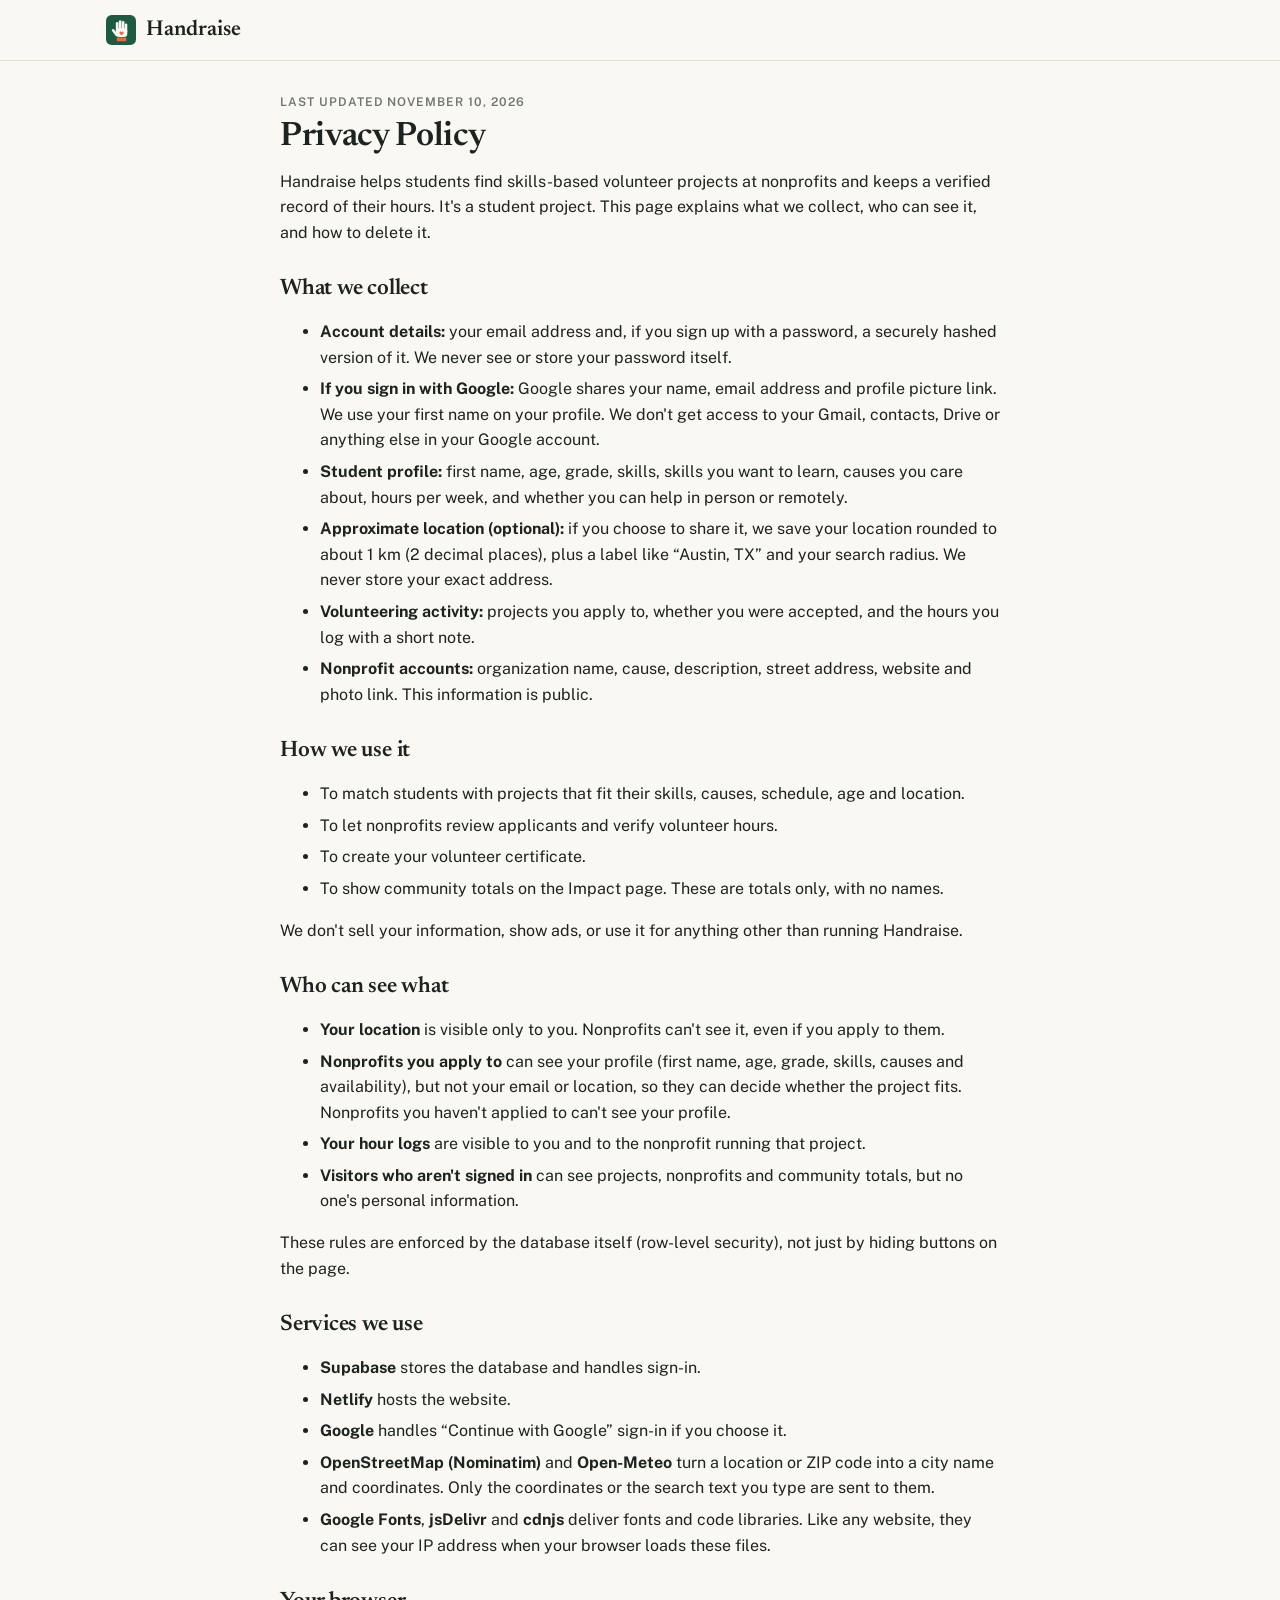
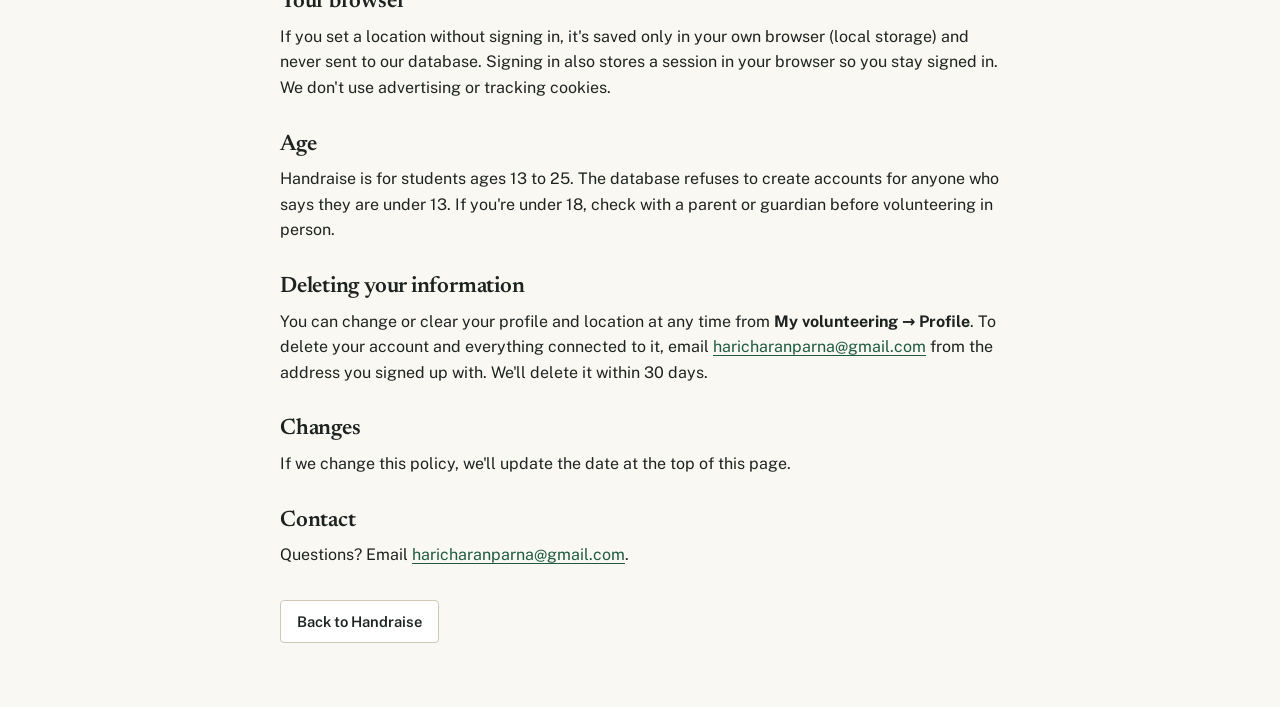
<file: privacy.html>
<!doctype html>
<html lang="en">
<head>
  <meta charset="utf-8">
  <meta name="viewport" content="width=device-width, initial-scale=1">
  <title>Privacy Policy · Handraise</title>
  <meta name="description" content="What Handraise collects, who can see it, and how to delete it.">
  <meta name="theme-color" content="#1f5a43">
  <link rel="icon" href="icon.svg?v=hr17" type="image/svg+xml">
  <script>
    // Apply the saved theme before the page paints, so there's no flash of the wrong colors
    try { var t = localStorage.getItem('hr.theme'); if (t === 'light' || t === 'dark') document.documentElement.dataset.theme = t; } catch (e) {}
  </script>
  <link rel="preconnect" href="https://fonts.googleapis.com">
  <link rel="preconnect" href="https://fonts.gstatic.com" crossorigin>
  <link href="https://fonts.googleapis.com/css2?family=Newsreader:ital,opsz,wght@0,6..72,400;0,6..72,500;0,6..72,600;1,6..72,500&family=Public+Sans:wght@400;500;600&display=swap" rel="stylesheet">
  <link rel="stylesheet" href="css/styles.css?v=hr17">
  <style>
    .policy { max-width: 720px; padding: 32px 0 48px; }
    .policy h2 { margin-top: 32px; }
    .policy li { margin-bottom: 6px; }
  </style>
</head>
<body>
  <header class="topbar">
    <div class="wrap topbar-inner">
      <a class="brand" href="./" aria-label="Handraise home"><img src="icon.svg?v=hr17" alt="" width="30" height="30">Handraise</a>
    </div>
  </header>

  <main class="wrap policy">
    <div class="eyebrow">Last updated November 10, 2026</div>
    <h1>Privacy Policy</h1>
    <p>Handraise helps students find skills-based volunteer projects at nonprofits and keeps a verified record of their hours. It's a student project. This page explains what we collect, who can see it, and how to delete it.</p>

    <h2>What we collect</h2>
    <ul>
      <li><b>Account details:</b> your email address and, if you sign up with a password, a securely hashed version of it. We never see or store your password itself.</li>
      <li><b>If you sign in with Google:</b> Google shares your name, email address and profile picture link. We use your first name on your profile. We don't get access to your Gmail, contacts, Drive or anything else in your Google account.</li>
      <li><b>Student profile:</b> first name, age, grade, skills, skills you want to learn, causes you care about, hours per week, and whether you can help in person or remotely.</li>
      <li><b>Approximate location (optional):</b> if you choose to share it, we save your location rounded to about 1 km (2 decimal places), plus a label like “Austin, TX” and your search radius. We never store your exact address.</li>
      <li><b>Volunteering activity:</b> projects you apply to, whether you were accepted, and the hours you log with a short note.</li>
      <li><b>Nonprofit accounts:</b> organization name, cause, description, street address, website and photo link. This information is public.</li>
    </ul>

    <h2>How we use it</h2>
    <ul>
      <li>To match students with projects that fit their skills, causes, schedule, age and location.</li>
      <li>To let nonprofits review applicants and verify volunteer hours.</li>
      <li>To create your volunteer certificate.</li>
      <li>To show community totals on the Impact page. These are totals only, with no names.</li>
    </ul>
    <p>We don't sell your information, show ads, or use it for anything other than running Handraise.</p>

    <h2>Who can see what</h2>
    <ul>
      <li><b>Your location</b> is visible only to you. Nonprofits can't see it, even if you apply to them.</li>
      <li><b>Nonprofits you apply to</b> can see your profile (first name, age, grade, skills, causes and availability), but not your email or location, so they can decide whether the project fits. Nonprofits you haven't applied to can't see your profile.</li>
      <li><b>Your hour logs</b> are visible to you and to the nonprofit running that project.</li>
      <li><b>Visitors who aren't signed in</b> can see projects, nonprofits and community totals, but no one's personal information.</li>
    </ul>
    <p>These rules are enforced by the database itself (row-level security), not just by hiding buttons on the page.</p>

    <h2>Services we use</h2>
    <ul>
      <li><b>Supabase</b> stores the database and handles sign-in.</li>
      <li><b>Netlify</b> hosts the website.</li>
      <li><b>Google</b> handles “Continue with Google” sign-in if you choose it.</li>
      <li><b>OpenStreetMap (Nominatim)</b> and <b>Open-Meteo</b> turn a location or ZIP code into a city name and coordinates. Only the coordinates or the search text you type are sent to them.</li>
      <li><b>Google Fonts</b>, <b>jsDelivr</b> and <b>cdnjs</b> deliver fonts and code libraries. Like any website, they can see your IP address when your browser loads these files.</li>
    </ul>

    <h2>Your browser</h2>
    <p>If you set a location without signing in, it's saved only in your own browser (local storage) and never sent to our database. Signing in also stores a session in your browser so you stay signed in. We don't use advertising or tracking cookies.</p>

    <h2>Age</h2>
    <p>Handraise is for students ages 13 to 25. The database refuses to create accounts for anyone who says they are under 13. If you're under 18, check with a parent or guardian before volunteering in person.</p>

    <h2>Deleting your information</h2>
    <p>You can change or clear your profile and location at any time from <b>My volunteering → Profile</b>. To delete your account and everything connected to it, email <a href="mailto:haricharanparna@gmail.com">haricharanparna@gmail.com</a> from the address you signed up with. We'll delete it within 30 days.</p>

    <h2>Changes</h2>
    <p>If we change this policy, we'll update the date at the top of this page.</p>

    <h2>Contact</h2>
    <p>Questions? Email <a href="mailto:haricharanparna@gmail.com">haricharanparna@gmail.com</a>.</p>

    <p style="margin-top:32px"><a class="btn" href="./">Back to Handraise</a></p>
  </main>
</body>
</html>
</file>
<file: css/styles.css>
/* Handraise — calm, civic, print-inspired. One accent color, hairline rules, no gradients. */
:root {
  --paper: #faf8f3;
  --surface: #ffffff;
  --sunk: #f2efe7;
  --ink: #1d2320;
  --ink-2: #4b534e;
  --muted: #6f7671;
  --rule: #e2ddd1;
  --rule-strong: #cfc8b8;
  --green: #1f5a43;
  --green-ink: #ffffff;
  --green-soft: #e4eee8;
  --orange: #c95f2b;
  --orange-soft: #f8e9df;
  --amber: #8a5a00;
  --amber-soft: #f6ecd6;
  --red: #a63a2b;
  --radius: 6px;
  --serif: "Newsreader", Georgia, "Times New Roman", serif;
  --sans: "Public Sans", system-ui, -apple-system, "Segoe UI", sans-serif;
  color-scheme: light;
}
@media (prefers-color-scheme: dark) {
  :root:not([data-theme="light"]) {
    --paper: #161917; --surface: #1d211f; --sunk: #232825; --ink: #eceee9; --ink-2: #c4c9c4; --muted: #949b96;
    --rule: #2f3531; --rule-strong: #414943; --green: #6fbf98; --green-ink: #0f1a14; --green-soft: #1f3129;
    --orange: #e58a5a; --orange-soft: #36251c; --amber: #e3b45b; --amber-soft: #33291a; --red: #e07b6b;
    color-scheme: dark;
  }
}
:root[data-theme="dark"] {
  --paper: #161917; --surface: #1d211f; --sunk: #232825; --ink: #eceee9; --ink-2: #c4c9c4; --muted: #949b96;
  --rule: #2f3531; --rule-strong: #414943; --green: #6fbf98; --green-ink: #0f1a14; --green-soft: #1f3129;
  --orange: #e58a5a; --orange-soft: #36251c; --amber: #e3b45b; --amber-soft: #33291a; --red: #e07b6b;
  color-scheme: dark;
}

* { box-sizing: border-box; }
html { -webkit-text-size-adjust: 100%; }
body { margin: 0; background: var(--paper); color: var(--ink); font: 16px/1.6 var(--sans); }
h1, h2, h3 { font-family: var(--serif); font-weight: 600; line-height: 1.15; margin: 0 0 .35em; letter-spacing: -.01em; }
h1 { font-size: 2.1rem; } h2 { font-size: 1.4rem; } h3 { font-size: 1.1rem; }
p { margin: 0 0 1em; }
a { color: var(--green); text-underline-offset: 3px; }
a:hover { text-decoration-thickness: 2px; }
.wrap { max-width: 1100px; margin: 0 auto; padding: 0 16px; }
.muted { color: var(--muted); } .small { font-size: .875rem; } .xs { font-size: .78rem; }
.eyebrow { font-size: .75rem; font-weight: 600; letter-spacing: .08em; text-transform: uppercase; color: var(--muted); margin-bottom: 6px; }
main { padding: 32px 16px 56px; outline: none; }
hr { border: 0; border-top: 1px solid var(--rule); margin: 24px 0; }

/* ---------- header ---------- */
.topbar { border-bottom: 1px solid var(--rule); background: var(--paper); position: sticky; top: 0; z-index: 20; }
.topbar-inner { display: flex; align-items: center; gap: 20px; min-height: 60px; flex-wrap: wrap; }
.brand { display: flex; align-items: center; gap: 10px; text-decoration: none; color: var(--ink); font-family: var(--serif); font-size: 1.35rem; font-weight: 600; }
.nav { display: flex; flex-wrap: wrap; gap: 0 18px; flex: 1; }
.nav a { color: var(--ink-2); text-decoration: none; font-size: .93rem; font-weight: 500; padding: 19px 0 17px; border-bottom: 2px solid transparent; white-space: nowrap; }
.nav a:hover { color: var(--ink); }
.nav a.active { color: var(--ink); border-color: var(--green); }
.account { display: flex; align-items: center; gap: 12px; font-size: .9rem; white-space: nowrap; }
.account .muted { max-width: 140px; overflow: hidden; text-overflow: ellipsis; }
/* Below this width the links don't fit beside the logo and account, so they get their own row (and wrap on phones). */
@media (max-width: 1080px) {
  .topbar-inner { gap: 4px 16px; padding-top: 8px; }
  .nav { order: 3; flex-basis: 100%; gap: 0 18px; }
  .nav a { padding: 8px 0 7px; }
}
@media (max-width: 600px) {
  .topbar { position: static; }
  .account .muted { display: none; }
  .nav { gap: 0 14px; }
  .nav a { font-size: .88rem; }
  .account { margin-left: auto; }
}

/* ---------- layout ---------- */
.page-head { display: flex; justify-content: space-between; align-items: flex-end; gap: 16px; flex-wrap: wrap; margin-bottom: 24px; }
.page-head p { color: var(--ink-2); max-width: 640px; margin: 0; }
.grid { display: grid; gap: 20px; }
.g2 { grid-template-columns: repeat(2, minmax(0, 1fr)); }
.g3 { grid-template-columns: repeat(3, minmax(0, 1fr)); }
.side { grid-template-columns: minmax(0, 270px) minmax(0, 1fr); align-items: start; gap: 32px; }
@media (max-width: 860px) { .g2, .g3, .side { grid-template-columns: 1fr; } }
.panel { background: var(--surface); border: 1px solid var(--rule); border-radius: var(--radius); padding: 20px; min-width: 0; }
.panel > h2:first-child, .panel > h3:first-child { margin-top: 0; }
.panel-sub { color: var(--muted); font-size: .9rem; margin: -2px 0 14px; }
.section-title { display: flex; justify-content: space-between; align-items: baseline; gap: 12px; border-bottom: 1px solid var(--ink); padding-bottom: 6px; margin: 32px 0 14px; }
.section-title h2 { margin: 0; font-size: 1.25rem; }
.stack > * + * { margin-top: 20px; }
.notice { border-left: 3px solid var(--orange); background: var(--orange-soft); padding: 10px 14px; font-size: .88rem; margin-bottom: 24px; border-radius: 0 var(--radius) var(--radius) 0; }
.notice.green { border-color: var(--green); background: var(--green-soft); }
.subnav { display: flex; gap: 24px; border-bottom: 1px solid var(--rule); margin-bottom: 28px; overflow-x: auto; }
.subnav a { padding: 8px 0; text-decoration: none; color: var(--muted); font-weight: 500; font-size: .93rem; border-bottom: 2px solid transparent; margin-bottom: -1px; white-space: nowrap; }
.subnav a.active { color: var(--ink); border-color: var(--ink); }
.subnav .count { font-variant-numeric: tabular-nums; color: var(--orange); font-weight: 600; margin-left: 4px; }

/* ---------- home ---------- */
.hero { display: grid; grid-template-columns: minmax(0, 1.25fr) minmax(0, 1fr); gap: 48px; align-items: end; padding: 24px 0 36px; border-bottom: 1px solid var(--rule); }
@media (max-width: 860px) { .hero { grid-template-columns: 1fr; gap: 24px; } }
.hero h1 { font-size: clamp(2.3rem, 5.4vw, 3.6rem); font-weight: 500; line-height: 1.05; letter-spacing: -.02em; }
.hero h1 em { font-style: italic; color: var(--green); }
.hero .lead { font-size: 1.15rem; color: var(--ink-2); max-width: 540px; }
.figures { display: grid; grid-template-columns: repeat(2, 1fr); border-top: 1px solid var(--rule); }
.figure { padding: 14px 0; border-bottom: 1px solid var(--rule); }
.figure:nth-child(odd) { padding-right: 16px; border-right: 1px solid var(--rule); }
.figure:nth-child(even) { padding-left: 16px; }
.figure b { display: block; font-family: var(--serif); font-size: 2rem; font-weight: 500; line-height: 1.1; font-variant-numeric: tabular-nums; }
.figure span { font-size: .82rem; color: var(--muted); }
.steps { counter-reset: s; list-style: none; padding: 0; margin: 0 0 16px; }
.steps li { counter-increment: s; position: relative; padding: 0 0 12px 34px; color: var(--ink-2); }
.steps li::before { content: counter(s); position: absolute; left: 0; top: 1px; width: 22px; height: 22px; border: 1px solid var(--rule-strong); border-radius: 50%; font-size: .75rem; display: grid; place-items: center; color: var(--ink); font-weight: 600; }
.fact b { font-family: var(--serif); font-size: 2.2rem; font-weight: 500; display: block; line-height: 1.05; color: var(--green); }
.fact p { color: var(--ink-2); font-size: .93rem; margin: 6px 0 4px; }
.fact cite { font-style: normal; font-size: .76rem; color: var(--muted); }
.orglist { list-style: none; margin: 0; padding: 0; columns: 2; column-gap: 32px; }
@media (max-width: 640px) { .orglist { columns: 1; } }
.orglist li { break-inside: avoid; padding: 10px 0; border-bottom: 1px solid var(--rule); }
.orglist li span { display: block; font-size: .82rem; color: var(--muted); }

/* ---------- tags ---------- */
.tag { display: inline-block; padding: 1px 8px; border: 1px solid var(--rule-strong); border-radius: 3px; font-size: .76rem; font-weight: 500; color: var(--ink-2); white-space: nowrap; line-height: 1.6; }
.tag.cause { border-color: transparent; background: var(--sunk); }
.tag.ok { border-color: transparent; background: var(--green-soft); color: var(--green); }
.tag.wait { border-color: transparent; background: var(--amber-soft); color: var(--amber); }
.tag.example { border-style: dashed; }
/* What kind of place an organization is: nonprofit, public library, hospital… */
.tag.kind { border-color: var(--green); color: var(--green); font-weight: 600; }
.orglist li span.tag { display: inline-block; font-size: .72rem; margin-left: 4px; vertical-align: 1px; }
.org-kind { display: flex; flex-wrap: wrap; align-items: center; gap: 4px 8px; }
.chips { display: flex; flex-wrap: wrap; gap: 8px; margin: 0 0 20px; }
.chip { font: inherit; font-size: .86rem; padding: 5px 12px; border: 1px solid var(--rule-strong); border-radius: 999px; background: var(--surface); color: var(--ink-2); cursor: pointer; }
.chip span { color: var(--muted); font-variant-numeric: tabular-nums; margin-left: 2px; }
.chip:hover { border-color: var(--ink-2); }
.chip[aria-pressed="true"] { background: var(--green); border-color: var(--green); color: var(--green-ink); }
.chip[aria-pressed="true"] span { color: inherit; opacity: .8; }
.tags { display: flex; flex-wrap: wrap; gap: 6px; }

/* ---------- forms ---------- */
label.f { display: block; font-weight: 600; font-size: .875rem; margin-bottom: 14px; }
.hint { font-weight: 400; color: var(--muted); }
input, select, textarea { width: 100%; margin-top: 6px; padding: 9px 11px; border-radius: 4px; border: 1px solid var(--rule-strong); background: var(--surface); color: var(--ink); font: inherit; font-size: .95rem; font-weight: 400; }
textarea { resize: vertical; }
input:focus, select:focus, textarea:focus { outline: 2px solid var(--green); outline-offset: -1px; border-color: var(--green); }
input[type=range] { padding: 0; accent-color: var(--green); border: 0; }
input[type=checkbox], input[type=radio] { width: auto; margin: 0 8px 0 0; accent-color: var(--green); }
.row { display: flex; gap: 14px; flex-wrap: wrap; } .row > * { flex: 1; min-width: 130px; }
fieldset { border: 0; padding: 0; margin: 0 0 18px; }
legend { font-weight: 600; font-size: .875rem; padding: 0; margin-bottom: 6px; }
.checks { display: grid; grid-template-columns: repeat(auto-fill, minmax(190px, 1fr)); gap: 4px 16px; }
.checks label { display: flex; align-items: center; font-size: .92rem; padding: 4px 0; cursor: pointer; }
.choice { display: grid; grid-template-columns: 1fr 1fr; gap: 10px; margin-top: 6px; }
.choice label { border: 1px solid var(--rule-strong); border-radius: var(--radius); padding: 12px; cursor: pointer; font-weight: 600; font-size: .92rem; display: flex; align-items: flex-start; }
.choice label span { display: block; font-weight: 400; color: var(--muted); font-size: .82rem; }
.choice label:has(input:checked) { border-color: var(--green); background: var(--green-soft); }
.form-error { color: var(--red); font-size: .88rem; margin: 0 0 12px; }

.btn { display: inline-flex; align-items: center; justify-content: center; gap: 6px; padding: 9px 16px; border-radius: 4px; border: 1px solid var(--rule-strong); background: var(--surface); color: var(--ink); font: inherit; font-size: .92rem; font-weight: 600; cursor: pointer; text-decoration: none; white-space: nowrap; }
.btn:hover { border-color: var(--ink-2); }
.btn.primary { background: var(--green); color: var(--green-ink); border-color: var(--green); }
.btn.primary:hover { filter: brightness(1.1); }
.btn.quiet { border-color: transparent; background: none; padding-left: 0; padding-right: 0; color: var(--green); }
.btn.sm { padding: 5px 11px; font-size: .84rem; }
.btn.lg { padding: 12px 20px; font-size: 1rem; }
.btn:disabled { opacity: .5; cursor: default; }
.btn-row { display: flex; gap: 10px; flex-wrap: wrap; align-items: center; }
.btn-row .btn { max-width: 100%; white-space: normal; text-align: center; }
.linkish { background: none; border: 0; color: var(--green); font: inherit; cursor: pointer; padding: 0; text-decoration: underline; text-underline-offset: 3px; }

/* ---------- projects ---------- */
.plist { border-top: 1px solid var(--rule); }
.project { display: grid; grid-template-columns: minmax(0, 1fr) 120px; gap: 24px; padding: 20px 0; border-bottom: 1px solid var(--rule); }
@media (max-width: 600px) { .project { grid-template-columns: 1fr; gap: 10px; } .project .fit { order: -1; text-align: left; } }
.project .org { font-size: .84rem; color: var(--muted); display: flex; gap: 8px; align-items: center; flex-wrap: wrap; }
.project .org a { color: var(--ink-2); font-weight: 600; }
.project h3 { margin: 6px 0 6px; font-size: 1.2rem; }
.project p { color: var(--ink-2); font-size: .94rem; margin: 0 0 10px; }
.meta { display: flex; flex-wrap: wrap; gap: 4px 18px; font-size: .84rem; color: var(--muted); margin: 10px 0; }
.why { list-style: none; padding: 0; margin: 0 0 12px; font-size: .88rem; color: var(--ink-2); }
.why li { padding-left: 16px; position: relative; margin-bottom: 2px; }
.why li::before { content: ""; position: absolute; left: 2px; top: .62em; width: 6px; height: 6px; border-radius: 50%; background: var(--green); }
.why li.gap::before { background: var(--orange); }
.fit { text-align: right; }
.fit b { font-family: var(--serif); font-size: 2rem; font-weight: 500; line-height: 1; display: block; font-variant-numeric: tabular-nums; }
.fit span { font-size: .76rem; color: var(--muted); }
.fit .bar { height: 4px; background: var(--sunk); margin-top: 8px; border-radius: 2px; overflow: hidden; }
.fit .bar i { display: block; height: 100%; background: var(--green); }
.project.dim { opacity: .6; }

/* ---------- org photos ---------- */
.thumb { width: 64px; height: 64px; border-radius: 4px; object-fit: cover; background: var(--sunk); border: 1px solid var(--rule); flex: none; display: block; }
.thumb.ph { display: grid; place-items: center; color: var(--c, var(--green)); background: color-mix(in srgb, var(--c, var(--green)) 11%, var(--surface)); border-color: color-mix(in srgb, var(--c, var(--green)) 18%, var(--surface)); }
.thumb.ph svg { width: 46%; height: 46%; max-width: 64px; }
.thumb.logo { object-fit: contain; padding: 8px; background: #fff; }
.thumb.card { width: 100%; height: 150px; }
.thumb.card.logo { padding: 22px; }
.thumb.wide { width: 100%; height: 110px; }
.project { grid-template-columns: 64px minmax(0, 1fr) 110px; gap: 18px; }
@media (max-width: 600px) { .project { grid-template-columns: 48px minmax(0, 1fr); } .project .thumb { width: 48px; height: 48px; font-size: 1rem; } .project .fit { grid-column: 1 / -1; order: 0; text-align: left; } }
.facts { font-size: .84rem; color: var(--ink-2); line-height: 1.5; }
.facts a { color: var(--ink-2); }
.facts .sep { color: var(--rule-strong); margin: 0 6px; }
.ocards { display: grid; grid-template-columns: repeat(auto-fill, minmax(300px, 1fr)); gap: 20px; margin-bottom: 12px; }
.ocard { background: var(--surface); border: 1px solid var(--rule); border-radius: var(--radius); overflow: hidden; display: flex; flex-direction: column; }
.ocard .thumb.card { border: 0; border-bottom: 1px solid var(--rule); border-radius: 0; }
.ocard > div:last-child { padding: 14px 16px 16px; }
.ocard h3 { margin: 4px 0 6px; }
.ocard p { color: var(--ink-2); font-size: .9rem; margin: 0 0 10px; }
.org-cause { font-size: .74rem; font-weight: 600; letter-spacing: .06em; text-transform: uppercase; color: var(--muted); }
.orgrow { display: grid; grid-template-columns: repeat(auto-fill, minmax(200px, 1fr)); gap: 16px; }
.orgtile { text-decoration: none; color: var(--ink); display: flex; flex-direction: column; gap: 6px; }
.orgtile b { font-weight: 600; line-height: 1.3; }
.orgtile span { font-size: .82rem; color: var(--muted); }

/* ---------- location ---------- */
.locbar { border: 1px solid var(--rule); background: var(--surface); border-radius: var(--radius); padding: 12px 16px; margin-bottom: 24px; }
.locbar-now { display: flex; flex-wrap: wrap; align-items: center; gap: 6px 8px; font-size: .93rem; }
.locbar-now select { width: auto; margin: 0; padding: 3px 6px; font-size: .9rem; }
.locbar [data-widget] { margin-top: 12px; padding-top: 12px; border-top: 1px solid var(--rule); }
.loc-now { font-size: .9rem; margin-bottom: 8px; }
.loc-controls { display: flex; flex-wrap: wrap; gap: 8px; align-items: center; }
.loc-controls input { width: auto; flex: 1; min-width: 150px; margin: 0; }
.loc-results { display: flex; flex-direction: column; align-items: flex-start; gap: 4px; margin-top: 8px; }
.loc-results:empty { display: none; }
[hidden] { display: none !important; }

/* ---------- tables, people ---------- */
.table-wrap { overflow-x: auto; }
table { width: 100%; border-collapse: collapse; font-size: .9rem; }
th, td { text-align: left; padding: 10px 10px 10px 0; border-bottom: 1px solid var(--rule); vertical-align: top; }
th { font-size: .74rem; text-transform: uppercase; letter-spacing: .06em; color: var(--muted); font-weight: 600; border-bottom-color: var(--ink); }
td.num, th.num { text-align: right; font-variant-numeric: tabular-nums; padding-right: 0; }
.person { display: grid; grid-template-columns: minmax(0, 1fr) auto; gap: 12px; align-items: start; padding: 14px 0; border-bottom: 1px solid var(--rule); }
.person:last-child { border-bottom: 0; padding-bottom: 0; }
.person .nm { font-weight: 600; }
.person .sub { font-size: .85rem; color: var(--muted); }
@media (max-width: 560px) { .person { grid-template-columns: 1fr; } }
.stats { display: grid; grid-template-columns: repeat(auto-fit, minmax(150px, 1fr)); border-top: 1px solid var(--ink); border-bottom: 1px solid var(--rule); margin-bottom: 28px; }
.stat { padding: 14px 16px 14px 0; }
.stat + .stat { padding-left: 16px; border-left: 1px solid var(--rule); }
.stat b { display: block; font-family: var(--serif); font-size: 1.9rem; font-weight: 500; line-height: 1.1; font-variant-numeric: tabular-nums; }
.stat span { font-size: .8rem; color: var(--muted); }
@media (max-width: 560px) { .stat + .stat { border-left: 0; padding-left: 0; } }
.empty { color: var(--muted); padding: 24px 0; font-size: .94rem; }

/* ---------- builder ---------- */
.found { background: var(--green-soft); border-radius: var(--radius); padding: 12px 14px; font-size: .88rem; margin: 14px 0; }
.found mark { background: transparent; color: inherit; border-bottom: 2px solid var(--green); padding: 0 1px; }
.examples { display: flex; flex-direction: column; gap: 4px; margin: 10px 0 0; align-items: flex-start; }

.chart-box { position: relative; height: 280px; }

/* ---------- auth ---------- */
.auth { max-width: 440px; margin: 8px auto 0; }
.auth .panel { padding: 28px; }
.auth-switch { display: flex; border-bottom: 1px solid var(--rule); margin-bottom: 22px; }
.auth-switch button { flex: 1; background: none; border: 0; border-bottom: 2px solid transparent; padding: 10px; font: inherit; font-weight: 600; color: var(--muted); cursor: pointer; margin-bottom: -1px; }
.auth-switch button.active { color: var(--ink); border-color: var(--green); }
.btn.google { width: 100%; gap: 10px; }
.btn.google svg { width: 18px; height: 18px; flex: none; }
.or { display: flex; align-items: center; gap: 12px; margin: 18px 0; color: var(--muted); font-size: .84rem; }
.or::before, .or::after { content: ''; flex: 1; border-top: 1px solid var(--rule); }

/* ---------- certificate ---------- */
.cert { max-width: 780px; margin: 0 auto; background: var(--surface); border: 1px solid var(--rule-strong); padding: 52px 56px; position: relative; overflow: hidden; }
.cert::before { content: ""; position: absolute; inset: 8px; border: 1px solid var(--rule-strong); pointer-events: none; }
.cert h1 { font-size: 2.6rem; font-weight: 500; margin: 14px 0 2px; }
.cert .total { font-family: var(--serif); font-size: 3.2rem; font-weight: 500; color: var(--green); line-height: 1; margin: 20px 0 8px; }
.cert .sig { display: flex; justify-content: space-between; flex-wrap: wrap; gap: 12px; margin-top: 32px; padding-top: 12px; border-top: 1px solid var(--rule); font-size: .8rem; color: var(--muted); }
@media (max-width: 640px) { .cert { padding: 30px 22px; } .cert h1 { font-size: 2rem; } }

.toast { position: fixed; left: 50%; bottom: 24px; transform: translate(-50%, 140px); background: var(--ink); color: var(--paper); padding: 11px 18px; border-radius: 4px; font-size: .92rem; transition: transform .2s; z-index: 60; max-width: calc(100% - 32px); }
.toast.show { transform: translate(-50%, 0); }
.loading { color: var(--muted); padding: 40px 0; }

.footer { color: var(--muted); font-size: .8rem; padding: 18px 16px 34px; border-top: 1px solid var(--rule); }
.footer p { margin: 4px 0; }

@media print {
  .topbar, .footer, .no-print, .toast, .subnav, .notice { display: none !important; }
  body { background: #fff; color: #000; }
  main { padding: 0; }
  .cert { border: 0; }
}
.req { color: var(--red); margin-left: 2px; font-weight: 700; }

/* ---------- theme toggle + accessibility ---------- */
.theme-btn { display: grid; place-items: center; width: 36px; height: 36px; border: 1px solid var(--rule-strong); border-radius: 50%; background: var(--surface); color: var(--ink); cursor: pointer; padding: 0; flex: none; }
.theme-btn:hover { border-color: var(--ink-2); }
.theme-btn svg { width: 18px; height: 18px; fill: none; stroke: currentColor; stroke-width: 1.8; stroke-linecap: round; stroke-linejoin: round; }
.theme-btn .i-sun { display: none; }
:root[data-theme="dark"] .theme-btn .i-sun { display: block; }
:root[data-theme="dark"] .theme-btn .i-moon { display: none; }
@media (prefers-color-scheme: dark) {
  :root:not([data-theme="light"]) .theme-btn .i-sun { display: block; }
  :root:not([data-theme="light"]) .theme-btn .i-moon { display: none; }
}
@media (max-width: 760px) { .theme-btn { margin-left: auto; } .theme-btn + .account { margin-left: 0; } }
.skip { position: absolute; left: 16px; top: -60px; z-index: 100; background: var(--green); color: var(--green-ink); padding: 10px 14px; border-radius: 4px; font-weight: 600; }
.skip:focus { top: 10px; }
a:focus-visible, button:focus-visible, .btn:focus-visible, summary:focus-visible, [tabindex]:focus-visible { outline: 2px solid var(--green); outline-offset: 2px; }
main:focus { outline: none; }
input[type=checkbox]:focus-visible, input[type=radio]:focus-visible { outline: 2px solid var(--green); outline-offset: 2px; }
@media (prefers-reduced-motion: reduce) { *, *::before, *::after { transition: none !important; animation: none !important; scroll-behavior: auto !important; } }

/* ---------- how it works ---------- */
.compare th[scope=row] { text-transform: none; letter-spacing: 0; font-size: .88rem; color: var(--ink); border-bottom-color: var(--rule); white-space: nowrap; padding-right: 16px; }
.compare td { padding-right: 16px; }
.compare td:last-child { color: var(--ink); font-weight: 500; }
@media (max-width: 640px) { .compare th[scope=row] { white-space: normal; } }
.weights { display: grid; gap: 10px; margin: 6px 0 16px; }
.weight { display: grid; grid-template-columns: 76px 1fr 44px; gap: 4px 12px; align-items: center; }
.weight .wn { font-weight: 600; font-size: .9rem; }
.weight .wbar { height: 8px; background: var(--sunk); border-radius: 4px; overflow: hidden; }
.weight .wbar i { display: block; height: 100%; background: var(--green); }
.weight b { text-align: right; font-variant-numeric: tabular-nums; }
.weight .wd { grid-column: 2 / 4; margin-top: -4px; }
.demo-row { display: grid; grid-template-columns: 64px 1fr; gap: 16px; padding: 14px 0; border-bottom: 1px solid var(--rule); }
.demo-row .why { margin: 6px 0 0; }
.checklist { list-style: none; padding: 0; margin: 0; }
.checklist li { position: relative; padding: 0 0 14px 28px; font-size: .92rem; color: var(--ink-2); }
.checklist li b { color: var(--ink); }
.checklist li::before { content: ""; position: absolute; left: 2px; top: .3em; width: 12px; height: 7px; border-left: 2px solid var(--green); border-bottom: 2px solid var(--green); transform: rotate(-45deg); }
.arch { display: grid; grid-template-columns: 1fr auto 1fr auto 1fr; gap: 12px; align-items: stretch; }
.arch .node { background: var(--surface); border: 1px solid var(--rule-strong); border-radius: var(--radius); padding: 14px 16px; }
.arch .node b { display: block; font-family: var(--serif); font-size: 1.1rem; margin-bottom: 4px; }
.arch .node span { font-size: .85rem; color: var(--ink-2); }
.arch .link { align-self: center; font-size: 1.4rem; color: var(--muted); }
@media (max-width: 760px) { .arch { grid-template-columns: 1fr; } .arch .link { justify-self: center; transform: rotate(90deg); } .arch .link:nth-child(4) { transform: none; } }
/* On phones the comparison reads as cards: the row label, then "typical" vs "Handraise" */
@media (max-width: 640px) {
  .compare thead { display: none; }
  .compare, .compare tbody, .compare tr, .compare th, .compare td { display: block; width: 100%; }
  .compare tr { border-bottom: 1px solid var(--rule); padding: 10px 0; }
  .compare th[scope=row], .compare td { border: 0; padding: 2px 0; }
  .compare td.muted::before { content: "Typical: "; font-weight: 600; }
  .compare td:last-child::before { content: "Handraise: "; font-weight: 600; color: var(--green); }
}
.sr-only { position: absolute; width: 1px; height: 1px; padding: 0; margin: -1px; overflow: hidden; clip: rect(0 0 0 0); white-space: nowrap; border: 0; }
</file>
